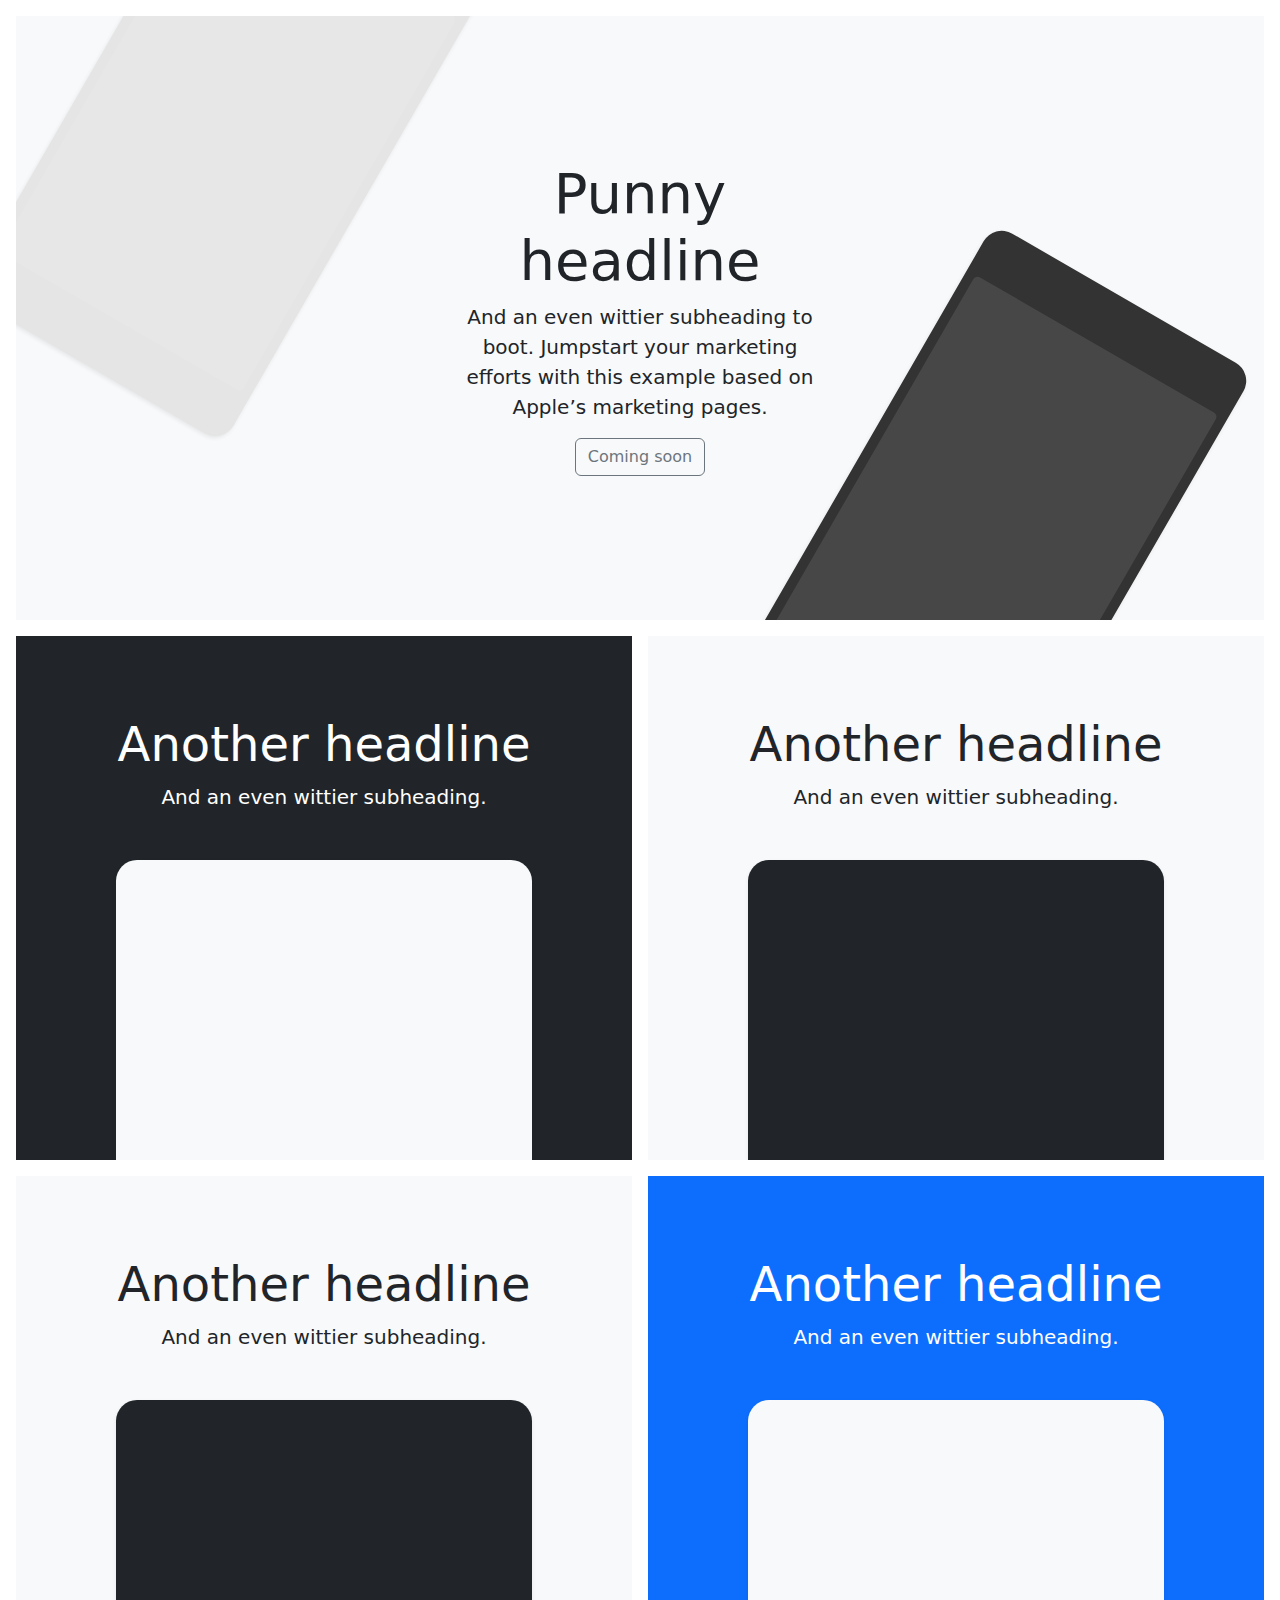
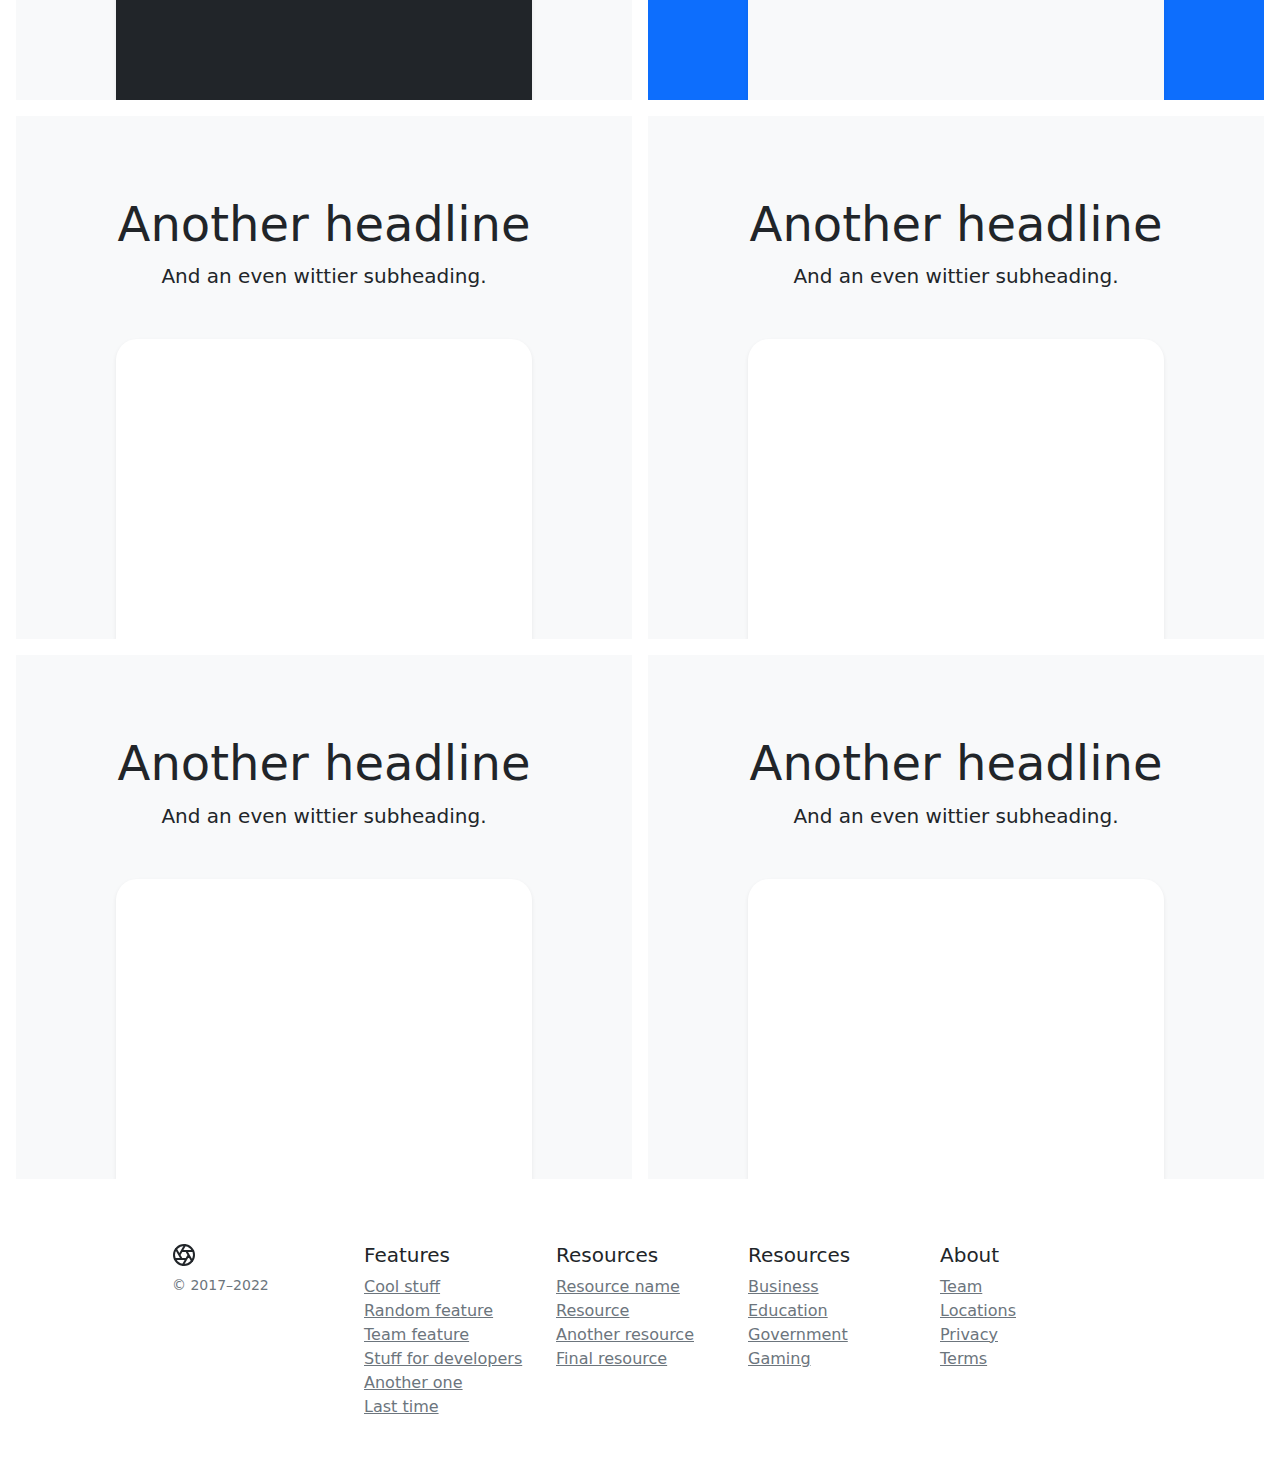
<file: Collection/Advert/adverts.html>
<!doctype html>
<html lang="en">
  <head>
    <meta charset="utf-8">
    <meta name="viewport" content="width=device-width, initial-scale=1">
    <meta name="description" content="">
    <meta name="author" content="Mark Otto, Jacob Thornton, and Bootstrap contributors">
    <meta name="generator" content="Hugo 0.101.0">
    <title>Product</title>

    <link rel="canonical" href="https://getbootstrap.com/docs/5.2/examples/product/">

    

    

<link href="../../CSS/bootstrap.min.css" rel="stylesheet">


  


    <style>
      .bd-placeholder-img {
        font-size: 1.125rem;
        text-anchor: middle;
        -webkit-user-select: none;
        -moz-user-select: none;
        user-select: none;
      }

      @media (min-width: 768px) {
        .bd-placeholder-img-lg {
          font-size: 3.5rem;
        }
      }

      .b-example-divider {
        height: 3rem;
        background-color: rgba(0, 0, 0, .1);
        border: solid rgba(0, 0, 0, .15);
        border-width: 1px 0;
        box-shadow: inset 0 .5em 1.5em rgba(0, 0, 0, .1), inset 0 .125em .5em rgba(0, 0, 0, .15);
      }

      .b-example-vr {
        flex-shrink: 0;
        width: 1.5rem;
        height: 100vh;
      }

      .bi {
        vertical-align: -.125em;
        fill: currentColor;
      }

      .nav-scroller {
        position: relative;
        z-index: 2;
        height: 2.75rem;
        overflow-y: hidden;
      }

      .nav-scroller .nav {
        display: flex;
        flex-wrap: nowrap;
        padding-bottom: 1rem;
        margin-top: -1px;
        overflow-x: auto;
        text-align: center;
        white-space: nowrap;
        -webkit-overflow-scrolling: touch;
      }
    </style>

    
    <!-- Custom styles for this template -->
    <link href="adverts.css" rel="stylesheet">
  </head>
  <body>
    
<header>
  <?php
  include("../header.php");
?>

</header>

<main>
  <div class="position-relative overflow-hidden p-3 p-md-5 m-md-3 text-center bg-light">
    <div class="col-md-5 p-lg-5 mx-auto my-5">
      <h1 class="display-4 fw-normal">Punny headline</h1>
      <p class="lead fw-normal">And an even wittier subheading to boot. Jumpstart your marketing efforts with this example based on Apple’s marketing pages.</p>
      <a class="btn btn-outline-secondary" href="#">Coming soon</a>
    </div>
    <div class="product-device shadow-sm d-none d-md-block"></div>
    <div class="product-device product-device-2 shadow-sm d-none d-md-block"></div>
  </div>

  <div class="d-md-flex flex-md-equal w-100 my-md-3 ps-md-3">
    <div class="text-bg-dark me-md-3 pt-3 px-3 pt-md-5 px-md-5 text-center overflow-hidden">
      <div class="my-3 py-3">
        <h2 class="display-5">Another headline</h2>
        <p class="lead">And an even wittier subheading.</p>
      </div>
      <div class="bg-light shadow-sm mx-auto" style="width: 80%; height: 300px; border-radius: 21px 21px 0 0;"></div>
    </div>
    <div class="bg-light me-md-3 pt-3 px-3 pt-md-5 px-md-5 text-center overflow-hidden">
      <div class="my-3 p-3">
        <h2 class="display-5">Another headline</h2>
        <p class="lead">And an even wittier subheading.</p>
      </div>
      <div class="bg-dark shadow-sm mx-auto" style="width: 80%; height: 300px; border-radius: 21px 21px 0 0;"></div>
    </div>
  </div>

  <div class="d-md-flex flex-md-equal w-100 my-md-3 ps-md-3">
    <div class="bg-light me-md-3 pt-3 px-3 pt-md-5 px-md-5 text-center overflow-hidden">
      <div class="my-3 p-3">
        <h2 class="display-5">Another headline</h2>
        <p class="lead">And an even wittier subheading.</p>
      </div>
      <div class="bg-dark shadow-sm mx-auto" style="width: 80%; height: 300px; border-radius: 21px 21px 0 0;"></div>
    </div>
    <div class="text-bg-primary me-md-3 pt-3 px-3 pt-md-5 px-md-5 text-center overflow-hidden">
      <div class="my-3 py-3">
        <h2 class="display-5">Another headline</h2>
        <p class="lead">And an even wittier subheading.</p>
      </div>
      <div class="bg-light shadow-sm mx-auto" style="width: 80%; height: 300px; border-radius: 21px 21px 0 0;"></div>
    </div>
  </div>

  <div class="d-md-flex flex-md-equal w-100 my-md-3 ps-md-3">
    <div class="bg-light me-md-3 pt-3 px-3 pt-md-5 px-md-5 text-center overflow-hidden">
      <div class="my-3 p-3">
        <h2 class="display-5">Another headline</h2>
        <p class="lead">And an even wittier subheading.</p>
      </div>
      <div class="bg-body shadow-sm mx-auto" style="width: 80%; height: 300px; border-radius: 21px 21px 0 0;"></div>
    </div>
    <div class="bg-light me-md-3 pt-3 px-3 pt-md-5 px-md-5 text-center overflow-hidden">
      <div class="my-3 py-3">
        <h2 class="display-5">Another headline</h2>
        <p class="lead">And an even wittier subheading.</p>
      </div>
      <div class="bg-body shadow-sm mx-auto" style="width: 80%; height: 300px; border-radius: 21px 21px 0 0;"></div>
    </div>
  </div>

  <div class="d-md-flex flex-md-equal w-100 my-md-3 ps-md-3">
    <div class="bg-light me-md-3 pt-3 px-3 pt-md-5 px-md-5 text-center overflow-hidden">
      <div class="my-3 p-3">
        <h2 class="display-5">Another headline</h2>
        <p class="lead">And an even wittier subheading.</p>
      </div>
      <div class="bg-body shadow-sm mx-auto" style="width: 80%; height: 300px; border-radius: 21px 21px 0 0;"></div>
    </div>
    <div class="bg-light me-md-3 pt-3 px-3 pt-md-5 px-md-5 text-center overflow-hidden">
      <div class="my-3 py-3">
        <h2 class="display-5">Another headline</h2>
        <p class="lead">And an even wittier subheading.</p>
      </div>
      <div class="bg-body shadow-sm mx-auto" style="width: 80%; height: 300px; border-radius: 21px 21px 0 0;"></div>
    </div>
  </div>
</main>

<footer class="container py-5">
  <div class="row">
    <div class="col-12 col-md">
      <svg xmlns="http://www.w3.org/2000/svg" width="24" height="24" fill="none" stroke="currentColor" stroke-linecap="round" stroke-linejoin="round" stroke-width="2" class="d-block mb-2" role="img" viewBox="0 0 24 24"><title>Product</title><circle cx="12" cy="12" r="10"/><path d="M14.31 8l5.74 9.94M9.69 8h11.48M7.38 12l5.74-9.94M9.69 16L3.95 6.06M14.31 16H2.83m13.79-4l-5.74 9.94"/></svg>
      <small class="d-block mb-3 text-muted">&copy; 2017–2022</small>
    </div>
    <div class="col-6 col-md">
      <h5>Features</h5>
      <ul class="list-unstyled text-small">
        <li><a class="link-secondary" href="#">Cool stuff</a></li>
        <li><a class="link-secondary" href="#">Random feature</a></li>
        <li><a class="link-secondary" href="#">Team feature</a></li>
        <li><a class="link-secondary" href="#">Stuff for developers</a></li>
        <li><a class="link-secondary" href="#">Another one</a></li>
        <li><a class="link-secondary" href="#">Last time</a></li>
      </ul>
    </div>
    <div class="col-6 col-md">
      <h5>Resources</h5>
      <ul class="list-unstyled text-small">
        <li><a class="link-secondary" href="#">Resource name</a></li>
        <li><a class="link-secondary" href="#">Resource</a></li>
        <li><a class="link-secondary" href="#">Another resource</a></li>
        <li><a class="link-secondary" href="#">Final resource</a></li>
      </ul>
    </div>
    <div class="col-6 col-md">
      <h5>Resources</h5>
      <ul class="list-unstyled text-small">
        <li><a class="link-secondary" href="#">Business</a></li>
        <li><a class="link-secondary" href="#">Education</a></li>
        <li><a class="link-secondary" href="#">Government</a></li>
        <li><a class="link-secondary" href="#">Gaming</a></li>
      </ul>
    </div>
    <div class="col-6 col-md">
      <h5>About</h5>
      <ul class="list-unstyled text-small">
        <li><a class="link-secondary" href="#">Team</a></li>
        <li><a class="link-secondary" href="#">Locations</a></li>
        <li><a class="link-secondary" href="#">Privacy</a></li>
        <li><a class="link-secondary" href="#">Terms</a></li>
      </ul>
    </div>
  </div>
</footer>


    <script src="../../JS/bootstrap.bundle.min.js"></script>

      
  </body>
</html>
</file>
<file: Collection/Advert/adverts.css>
.container {
    max-width: 960px;
  }
  
  /*
   * Custom translucent site header
   */
  
  .site-header {
    background-color: rgba(0, 0, 0, .85);
    -webkit-backdrop-filter: saturate(180%) blur(20px);
    backdrop-filter: saturate(180%) blur(20px);
  }
  .site-header a {
    color: #8e8e8e;
    transition: color .15s ease-in-out;
  }
  .site-header a:hover {
    color: #fff;
    text-decoration: none;
  }
  
  /*
   * Dummy devices (replace them with your own or something else entirely!)
   */
  
  .product-device {
    position: absolute;
    right: 10%;
    bottom: -30%;
    width: 300px;
    height: 540px;
    background-color: #333;
    border-radius: 21px;
    transform: rotate(30deg);
  }
  
  .product-device::before {
    position: absolute;
    top: 10%;
    right: 10px;
    bottom: 10%;
    left: 10px;
    content: "";
    background-color: rgba(255, 255, 255, .1);
    border-radius: 5px;
  }
  
  .product-device-2 {
    top: -25%;
    right: auto;
    bottom: 0;
    left: 5%;
    background-color: #e5e5e5;
  }
  
  
  /*
   * Extra utilities
   */
  
  .flex-equal > * {
    flex: 1;
  }
  @media (min-width: 768px) {
    .flex-md-equal > * {
      flex: 1;
    }
  }
</file>
